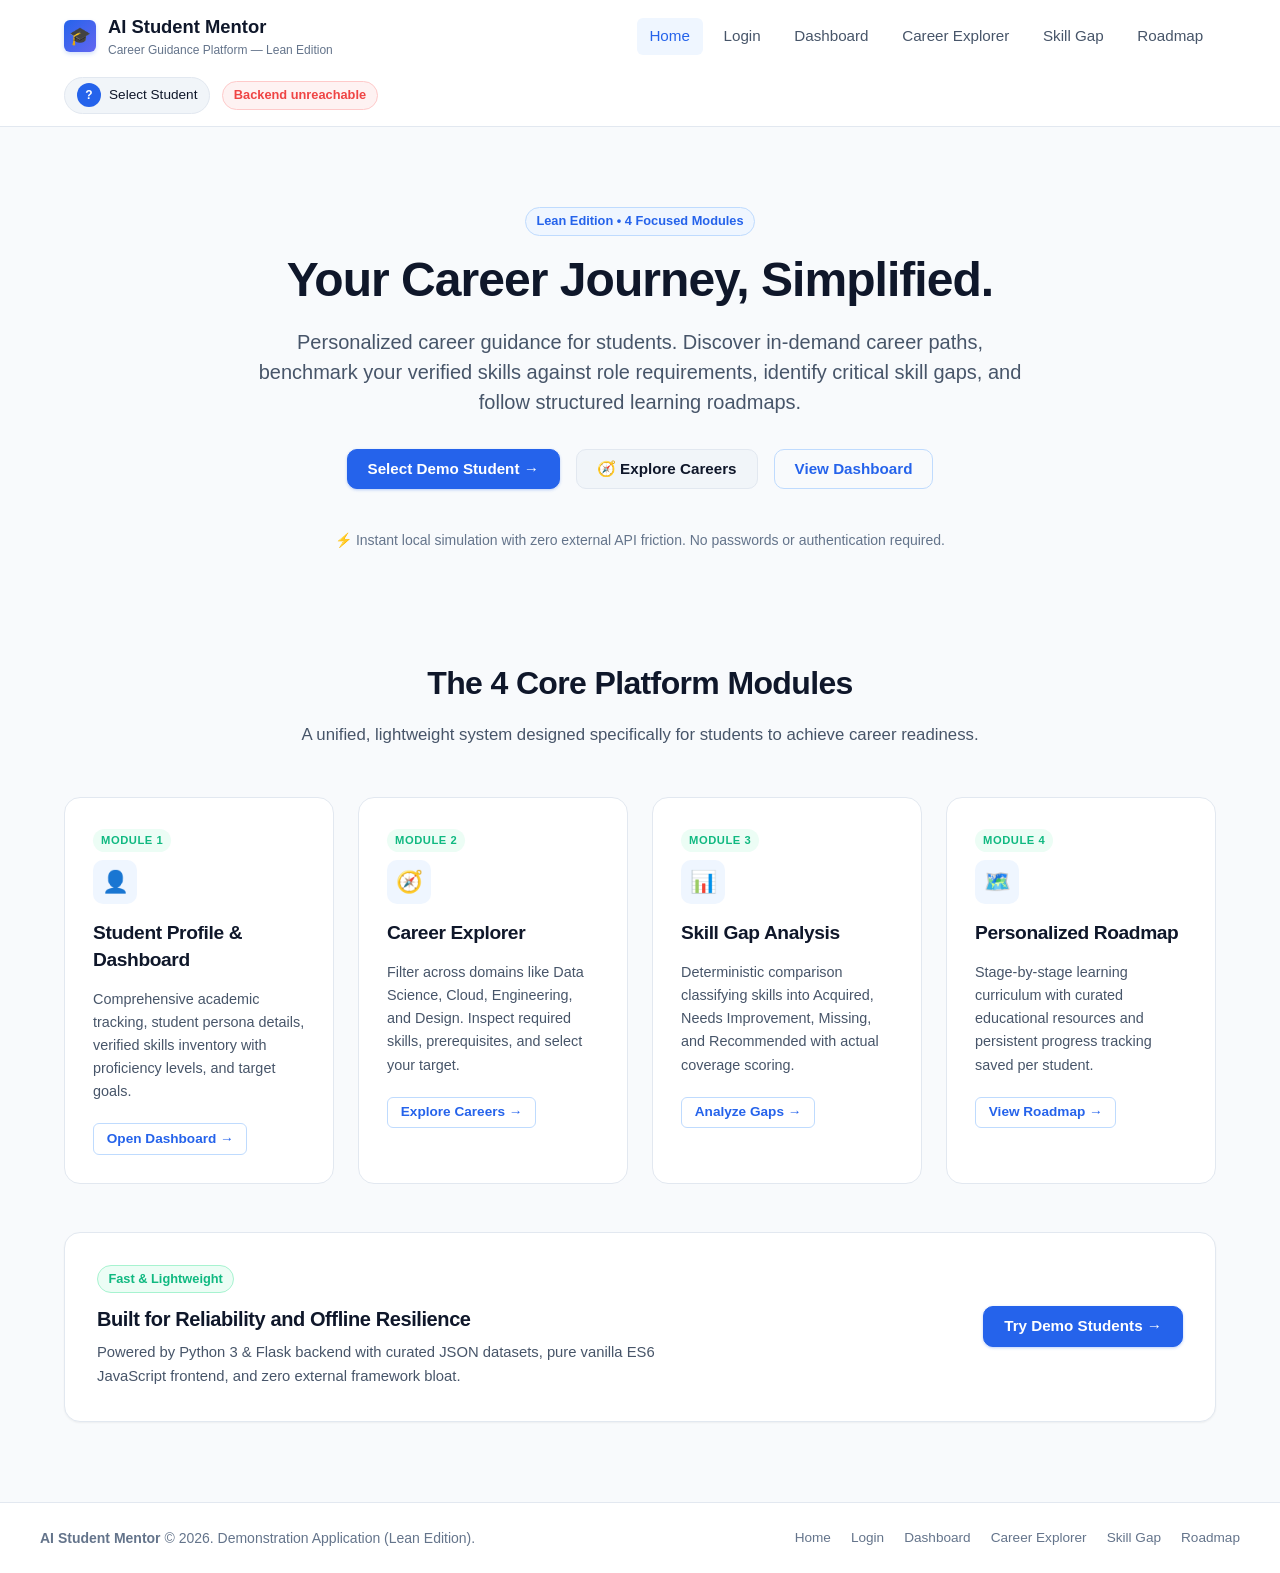
<file: frontend/index.html>
<!DOCTYPE html>
<html lang="en">
<head>
  <meta charset="utf-8">
  <meta name="viewport" content="width=device-width, initial-scale=1">
  <link rel="icon" href="assets/favicon.svg" type="image/svg+xml">
  <link rel="stylesheet" href="css/main.css">
  <title>AI Student Mentor - Your Career Journey, Simplified.</title>
</head>
<body>
  <div class="site-wrapper">
    <!-- Navigation Bar -->
    <header class="navbar">
      <div class="nav-container">
        <a class="brand" href="index.html">
          <div class="brand-icon">🎓</div>
          <div>
            <strong>AI Student Mentor</strong>
            <small style="display: block; font-size: 0.75rem; color: var(--text-muted); font-weight: normal;">Career Guidance Platform — Lean Edition</small>
          </div>
        </a>
        <nav class="nav-links">
          <a href="index.html" class="active">Home</a>
          <a href="login.html">Login</a>
          <a href="dashboard.html">Dashboard</a>
          <a href="pages/career-explorer.html">Career Explorer</a>
          <a href="pages/skill-gap.html">Skill Gap</a>
          <a href="pages/learning-roadmap.html">Roadmap</a>
        </nav>
        <div class="nav-user-status">
          <a id="nav-user-pill" href="login.html" class="user-pill" title="Click to view or switch profile">
            <div class="avatar-initial">?</div>
            <span>Select Student</span>
          </a>
          <span id="backend-status" class="badge">Checking...</span>
        </div>
      </div>
    </header>

    <main class="main-content">
      <!-- Hero Section -->
      <section class="hero-section">
        <span class="badge badge-primary" style="margin-bottom: 1rem;">Lean Edition • 4 Focused Modules</span>
        <h1>Your Career Journey, Simplified.</h1>
        <p class="hero-subtitle">
          Personalized career guidance for students. Discover in-demand career paths, benchmark your verified skills against role requirements, identify critical skill gaps, and follow structured learning roadmaps.
        </p>
        <div class="hero-actions">
          <a class="btn btn-primary" href="login.html">Select Demo Student &rarr;</a>
          <a class="btn btn-secondary" href="pages/career-explorer.html">🧭 Explore Careers</a>
          <a class="btn btn-outline" href="dashboard.html">View Dashboard</a>
        </div>
        <p style="margin: 0; font-size: 0.875rem; color: var(--text-muted);">
          ⚡ Instant local simulation with zero external API friction. No passwords or authentication required.
        </p>
      </section>

      <!-- Key Value Pillars: The 4 Lean Edition Modules -->
      <section style="margin: 3rem 0;">
        <div style="text-align: center; max-width: 700px; margin: 0 auto 2.5rem;">
          <h2 style="font-size: 2rem; margin-bottom: 0.5rem;">The 4 Core Platform Modules</h2>
          <p style="color: var(--text-secondary); font-size: 1.05rem;">
            A unified, lightweight system designed specifically for students to achieve career readiness.
          </p>
        </div>

        <div class="feature-grid">
          <!-- Module 1: Student Dashboard -->
          <div class="feature-card">
            <span class="feature-badge-live">Module 1</span>
            <div class="feature-icon">👤</div>
            <h3 style="font-size: 1.2rem;">Student Profile & Dashboard</h3>
            <p style="font-size: 0.9rem; color: var(--text-secondary); margin-bottom: 1.25rem;">
              Comprehensive academic tracking, student persona details, verified skills inventory with proficiency levels, and target goals.
            </p>
            <a href="dashboard.html" class="btn btn-sm btn-outline">Open Dashboard &rarr;</a>
          </div>

          <!-- Module 2: Career Explorer -->
          <div class="feature-card">
            <span class="feature-badge-live">Module 2</span>
            <div class="feature-icon">🧭</div>
            <h3 style="font-size: 1.2rem;">Career Explorer</h3>
            <p style="font-size: 0.9rem; color: var(--text-secondary); margin-bottom: 1.25rem;">
              Filter across domains like Data Science, Cloud, Engineering, and Design. Inspect required skills, prerequisites, and select your target.
            </p>
            <a href="pages/career-explorer.html" class="btn btn-sm btn-outline">Explore Careers &rarr;</a>
          </div>

          <!-- Module 3: Skill Gap Analysis -->
          <div class="feature-card">
            <span class="feature-badge-live">Module 3</span>
            <div class="feature-icon">📊</div>
            <h3 style="font-size: 1.2rem;">Skill Gap Analysis</h3>
            <p style="font-size: 0.9rem; color: var(--text-secondary); margin-bottom: 1.25rem;">
              Deterministic comparison classifying skills into Acquired, Needs Improvement, Missing, and Recommended with actual coverage scoring.
            </p>
            <a href="pages/skill-gap.html" class="btn btn-sm btn-outline">Analyze Gaps &rarr;</a>
          </div>

          <!-- Module 4: Learning Roadmap -->
          <div class="feature-card">
            <span class="feature-badge-live">Module 4</span>
            <div class="feature-icon">🗺️</div>
            <h3 style="font-size: 1.2rem;">Personalized Roadmap</h3>
            <p style="font-size: 0.9rem; color: var(--text-secondary); margin-bottom: 1.25rem;">
              Stage-by-stage learning curriculum with curated educational resources and persistent progress tracking saved per student.
            </p>
            <a href="pages/learning-roadmap.html" class="btn btn-sm btn-outline">View Roadmap &rarr;</a>
          </div>
        </div>
      </section>

      <!-- Architecture and Trust Banner -->
      <section style="background: var(--surface); border: 1px solid var(--border); border-radius: var(--radius-lg); padding: 2rem; margin: 3rem 0; box-shadow: var(--shadow-sm);">
        <div style="display: flex; justify-content: space-between; align-items: center; flex-wrap: wrap; gap: 1.5rem;">
          <div>
            <span class="badge badge-success" style="margin-bottom: 0.5rem;">Fast & Lightweight</span>
            <h3 style="margin: 0.25rem 0 0.5rem;">Built for Reliability and Offline Resilience</h3>
            <p style="margin: 0; color: var(--text-secondary); max-width: 600px; font-size: 0.925rem;">
              Powered by Python 3 & Flask backend with curated JSON datasets, pure vanilla ES6 JavaScript frontend, and zero external framework bloat.
            </p>
          </div>
          <div style="display: flex; gap: 0.75rem;">
            <a href="login.html" class="btn btn-primary">Try Demo Students &rarr;</a>
          </div>
        </div>
      </section>
    </main>

    <!-- Footer -->
    <footer class="site-footer">
      <div style="max-width: 1200px; margin: 0 auto; display: flex; justify-content: space-between; align-items: center; flex-wrap: wrap; gap: 1rem;">
        <div>
          <strong>AI Student Mentor</strong> &copy; 2026. Demonstration Application (Lean Edition).
        </div>
        <div style="display: flex; gap: 1.25rem; font-size: 0.85rem;">
          <a href="index.html" style="color: var(--text-muted); text-decoration: none;">Home</a>
          <a href="login.html" style="color: var(--text-muted); text-decoration: none;">Login</a>
          <a href="dashboard.html" style="color: var(--text-muted); text-decoration: none;">Dashboard</a>
          <a href="pages/career-explorer.html" style="color: var(--text-muted); text-decoration: none;">Career Explorer</a>
          <a href="pages/skill-gap.html" style="color: var(--text-muted); text-decoration: none;">Skill Gap</a>
          <a href="pages/learning-roadmap.html" style="color: var(--text-muted); text-decoration: none;">Roadmap</a>
        </div>
      </div>
    </footer>
  </div>

  <script src="js/config.js"></script>
  <script src="js/utils.js"></script>
  <script src="js/api.js"></script>
  <script src="js/status.js"></script>
</body>
</html>
</file>
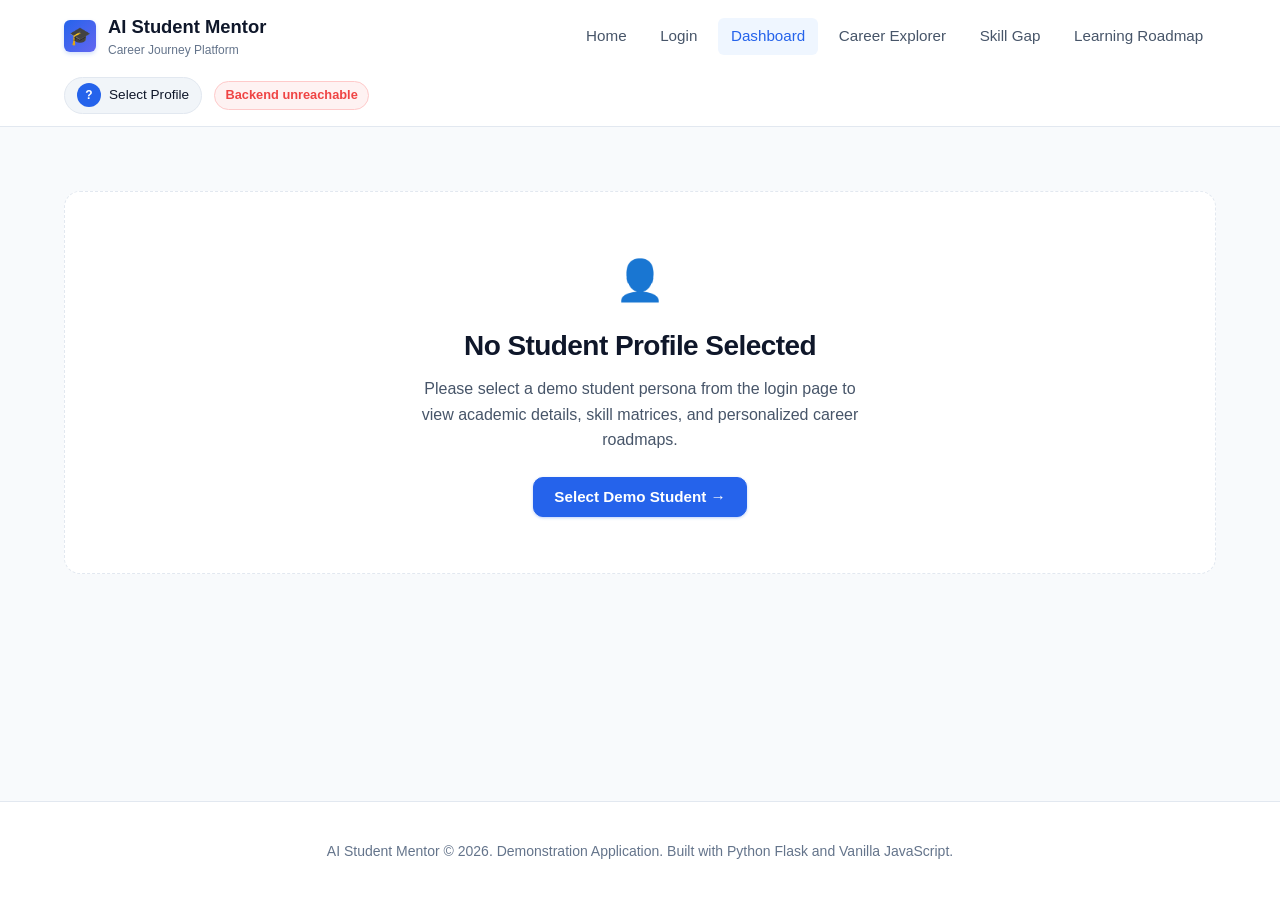
<file: frontend/dashboard.html>
<!DOCTYPE html>
<html lang="en">
<head>
  <meta charset="utf-8">
  <meta name="viewport" content="width=device-width, initial-scale=1">
  <link rel="icon" href="assets/favicon.svg" type="image/svg+xml">
  <link rel="stylesheet" href="css/main.css">
  <title>Student Dashboard - AI Student Mentor</title>
</head>
<body>
  <div class="site-wrapper">
    <header class="navbar">
      <div class="nav-container">
        <a class="brand" href="index.html">
          <div class="brand-icon">🎓</div>
          <div>
            <strong>AI Student Mentor</strong>
            <small style="display: block; font-size: 0.75rem; color: var(--text-muted); font-weight: normal;">Career Journey Platform</small>
          </div>
        </a>
        <nav class="nav-links">
          <a href="index.html">Home</a>
          <a href="login.html">Login</a>
          <a href="dashboard.html" class="active">Dashboard</a>
          <a href="pages/career-explorer.html">Career Explorer</a>
          <a href="pages/skill-gap.html">Skill Gap</a>
          <a href="pages/learning-roadmap.html">Learning Roadmap</a>
        </nav>
        <div class="nav-user-status">
          <a id="nav-user-pill" href="login.html" class="user-pill" title="Click to switch student profile">
            <div class="avatar-initial">?</div>
            <span>Select Profile</span>
          </a>
          <span id="backend-status" class="badge">Checking...</span>
        </div>
      </div>
    </header>

    <main class="main-content">
      <!-- Error Alert -->
      <div id="dashboard-error" class="alert alert-danger" style="display: none;"></div>

      <!-- Empty State: No Student Profile Selected -->
      <div id="dashboard-empty" class="empty-state" style="display: none;">
        <span class="empty-state-icon">👤</span>
        <h2>No Student Profile Selected</h2>
        <p>Please select a demo student persona from the login page to view academic details, skill matrices, and personalized career roadmaps.</p>
        <a href="login.html" class="btn btn-primary">Select Demo Student &rarr;</a>
      </div>

      <!-- Loading State -->
      <div id="dashboard-loading" class="loading-container">
        <div class="spinner"></div>
        <p>Loading student profile...</p>
      </div>

      <!-- Content Container -->
      <div id="dashboard-content" style="display: none;">
        <!-- Profile Hero Banner -->
        <div class="profile-hero">
          <div class="profile-identity">
            <div id="student-avatar" class="profile-avatar-lg">AR</div>
            <div class="profile-info">
              <span class="badge badge-primary" style="margin-bottom: 0.35rem;">Demo Student Profile</span>
              <h1 id="student-name">Student Name</h1>
              <div class="profile-sub">
                <span id="student-email">email@example.com</span>
                <span>•</span>
                <span id="student-edu-sub">Program</span>
                <span>•</span>
                <span id="student-location">📍 Location</span>
              </div>
            </div>
          </div>
          <div style="display: flex; gap: 0.75rem; flex-wrap: wrap;">
            <a href="pages/career-explorer.html" class="btn btn-primary">🧭 Explore Careers</a>
            <a href="login.html" class="btn btn-secondary">Switch Persona</a>
          </div>
        </div>

        <!-- Metric Stat Pills -->
        <div class="stat-pills">
          <div class="stat-pill-item">
            <span class="val" id="stat-edu-level">-</span>
            <span class="lbl">Degree Level</span>
          </div>
          <div class="stat-pill-item">
            <span class="val" id="stat-skills-count">0</span>
            <span class="lbl">Verified Skills</span>
          </div>
          <div class="stat-pill-item">
            <span class="val" id="stat-target-count">0</span>
            <span class="lbl">Target Careers</span>
          </div>
          <div class="stat-pill-item">
            <span class="val" style="color: var(--success);">Active</span>
            <span class="lbl">Status</span>
          </div>
        </div>

        <!-- 2 Column Details: Left (Education & Interests), Right (Career Goals & Skills) -->
        <div style="display: grid; grid-template-columns: repeat(auto-fit, minmax(320px, 1fr)); gap: 1.5rem; margin-bottom: 2.5rem;">
          <!-- Left Column -->
          <div style="display: flex; flex-direction: column; gap: 1.5rem;">
            <!-- Education Card -->
            <div class="card">
              <div class="card-header">
                <h3>📚 Academic Background</h3>
                <span class="badge">Education</span>
              </div>
              <div class="card-body" id="education-details">
                <p style="color: var(--text-muted);">Loading education...</p>
              </div>
            </div>

            <!-- Interests Card -->
            <div class="card">
              <div class="card-header">
                <h3>🎯 Interests & Passions</h3>
                <span class="badge">Aspirations</span>
              </div>
              <div class="card-body">
                <p style="font-size: 0.9rem; color: var(--text-secondary); margin-bottom: 0.75rem;">
                  Areas of interest guiding career recommendations and project suggestions.
                </p>
                <div id="interests-chips" class="chips"></div>
              </div>
            </div>

            <!-- Target Career Goals Card -->
            <div class="card">
              <div class="card-header">
                <h3>🏆 Career Goals & Target</h3>
                <a href="pages/career-explorer.html" class="btn btn-sm btn-outline">Explore All &rarr;</a>
              </div>
              <div class="card-body">
                <div id="career-goals-container"></div>
              </div>
            </div>
          </div>

          <!-- Right Column -->
          <div style="display: flex; flex-direction: column; gap: 1.5rem;">
            <!-- Skills Matrix Card -->
            <div class="card" style="height: 100%;">
              <div class="card-header">
                <div>
                  <h3 style="margin: 0;">⚡ Skills Matrix</h3>
                  <small style="color: var(--text-muted);">Proficiency breakdown across technical and core competencies</small>
                </div>
                <div style="display: flex; gap: 0.35rem; font-size: 0.75rem;">
                  <span class="chip chip-level-beginner" style="padding: 0.1rem 0.4rem;">Beginner</span>
                  <span class="chip chip-level-intermediate" style="padding: 0.1rem 0.4rem;">Intermediate</span>
                  <span class="chip chip-level-advanced" style="padding: 0.1rem 0.4rem;">Advanced</span>
                </div>
              </div>
              <div class="card-body">
                <div id="skills-container" style="display: grid; grid-template-columns: repeat(auto-fill, minmax(200px, 1fr)); gap: 0.75rem; max-height: 480px; overflow-y: auto; padding-right: 0.25rem;">
                  <p style="color: var(--text-muted);">Loading skills...</p>
                </div>
              </div>
            </div>
          </div>
        </div>

        <!-- Platform Modules Overview -->
        <div style="margin-top: 3rem;">
          <div style="display: flex; justify-content: space-between; align-items: flex-end; margin-bottom: 1.25rem;">
            <div>
              <h2 style="margin: 0;">Lean Edition Platform Modules</h2>
              <p style="margin: 0.25rem 0 0; color: var(--text-secondary);">Access all 4 core modules designed for your student career trajectory.</p>
            </div>
            <a href="pages/career-explorer.html" class="btn btn-sm btn-outline">Browse Careers</a>
          </div>

          <div class="grid grid-cols-4">
            <div class="card" style="border-color: var(--primary-border); background: var(--primary-light);">
              <span class="feature-badge-live">Live</span>
              <h3 style="font-size: 1.15rem; margin-top: 0.5rem;">👤 Student Dashboard</h3>
              <p style="font-size: 0.875rem; color: var(--text-secondary); margin-bottom: 1rem;">
                Review academic standing, verified skills matrix, and career preferences.
              </p>
              <a href="dashboard.html" class="btn btn-sm btn-primary" style="margin-top: auto;">Current View</a>
            </div>

            <div class="card" style="border-color: var(--primary-border); background: var(--primary-light);">
              <span class="feature-badge-live">Live</span>
              <h3 style="font-size: 1.15rem; margin-top: 0.5rem;">🧭 Career Explorer</h3>
              <p style="font-size: 0.875rem; color: var(--text-secondary); margin-bottom: 1rem;">
                Explore industry career paths, market demand, and select your target career.
              </p>
              <a href="pages/career-explorer.html" class="btn btn-sm btn-primary" style="margin-top: auto;">Open Explorer &rarr;</a>
            </div>

            <div class="card" style="border-color: var(--primary-border); background: var(--primary-light);">
              <span class="feature-badge-live">Live</span>
              <h3 style="font-size: 1.15rem; margin-top: 0.5rem;">📊 Skill Gap Analysis</h3>
              <p style="font-size: 0.875rem; color: var(--text-secondary); margin-bottom: 1rem;">
                Compare your current skills against target role prerequisites with readiness scoring.
              </p>
              <a href="pages/skill-gap.html" class="btn btn-sm btn-primary" style="margin-top: auto;">Analyze Gaps &rarr;</a>
            </div>

            <div class="card" style="border-color: var(--primary-border); background: var(--primary-light);">
              <span class="feature-badge-live">Live</span>
              <h3 style="font-size: 1.15rem; margin-top: 0.5rem;">🗺️ Learning Roadmap</h3>
              <p style="font-size: 0.875rem; color: var(--text-secondary); margin-bottom: 1rem;">
                Personalized stage-by-stage learning curriculum with interactive task progress tracking.
              </p>
              <a href="pages/learning-roadmap.html" class="btn btn-sm btn-primary" style="margin-top: auto;">View Roadmap &rarr;</a>
            </div>
          </div>
        </div>
      </div>
    </main>

    <footer class="site-footer">
      <p>AI Student Mentor &copy; 2026. Demonstration Application. Built with Python Flask and Vanilla JavaScript.</p>
    </footer>
  </div>

  <script src="js/config.js"></script>
  <script src="js/utils.js"></script>
  <script src="js/api.js"></script>
  <script src="js/status.js"></script>
  <script src="js/dashboard.js"></script>
</body>
</html>
</file>
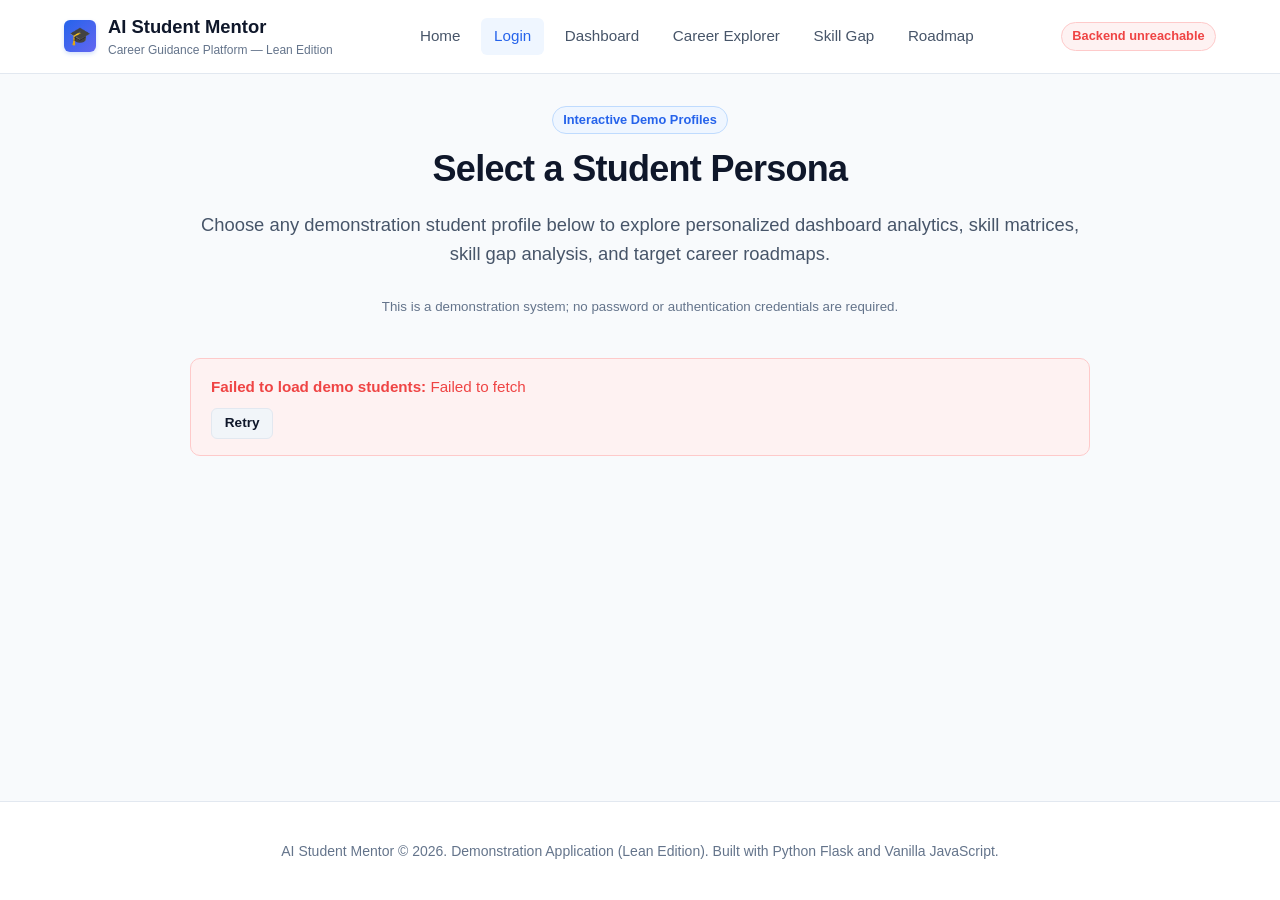
<file: frontend/login.html>
<!DOCTYPE html>
<html lang="en">
<head>
  <meta charset="utf-8">
  <meta name="viewport" content="width=device-width, initial-scale=1">
  <link rel="icon" href="assets/favicon.svg" type="image/svg+xml">
  <link rel="stylesheet" href="css/main.css">
  <title>Login - Select Demo Student - AI Student Mentor</title>
</head>
<body>
  <div class="site-wrapper">
    <header class="navbar">
      <div class="nav-container">
        <a class="brand" href="index.html">
          <div class="brand-icon">🎓</div>
          <div>
            <strong>AI Student Mentor</strong>
            <small style="display: block; font-size: 0.75rem; color: var(--text-muted); font-weight: normal;">Career Guidance Platform — Lean Edition</small>
          </div>
        </a>
        <nav class="nav-links">
          <a href="index.html">Home</a>
          <a href="login.html" class="active">Login</a>
          <a href="dashboard.html">Dashboard</a>
          <a href="pages/career-explorer.html">Career Explorer</a>
          <a href="pages/skill-gap.html">Skill Gap</a>
          <a href="pages/learning-roadmap.html">Roadmap</a>
        </nav>
        <div class="nav-user-status">
          <span id="backend-status" class="badge">Checking backend...</span>
        </div>
      </div>
    </header>

    <main class="main-content">
      <div style="max-width: 900px; margin: 0 auto; text-align: center; margin-bottom: 2.5rem;">
        <span class="badge badge-primary" style="margin-bottom: 0.75rem;">Interactive Demo Profiles</span>
        <h1>Select a Student Persona</h1>
        <p class="lead-text">Choose any demonstration student profile below to explore personalized dashboard analytics, skill matrices, skill gap analysis, and target career roadmaps.</p>
        <p><small style="color: var(--text-muted);">This is a demonstration system; no password or authentication credentials are required.</small></p>
      </div>

      <div id="login-error" class="alert alert-danger" style="display: none; max-width: 900px; margin: 0 auto 1.5rem;"></div>

      <div id="login-loading" class="loading-container">
        <div class="spinner"></div>
        <p>Loading demo student profiles from backend...</p>
      </div>

      <div id="student-cards-container" class="grid" style="max-width: 1000px; margin: 0 auto;"></div>
    </main>

    <footer class="site-footer">
      <p>AI Student Mentor &copy; 2026. Demonstration Application (Lean Edition). Built with Python Flask and Vanilla JavaScript.</p>
    </footer>
  </div>

  <script src="js/config.js"></script>
  <script src="js/utils.js"></script>
  <script src="js/api.js"></script>
  <script src="js/status.js"></script>
  <script src="js/login.js"></script>
</body>
</html>
</file>
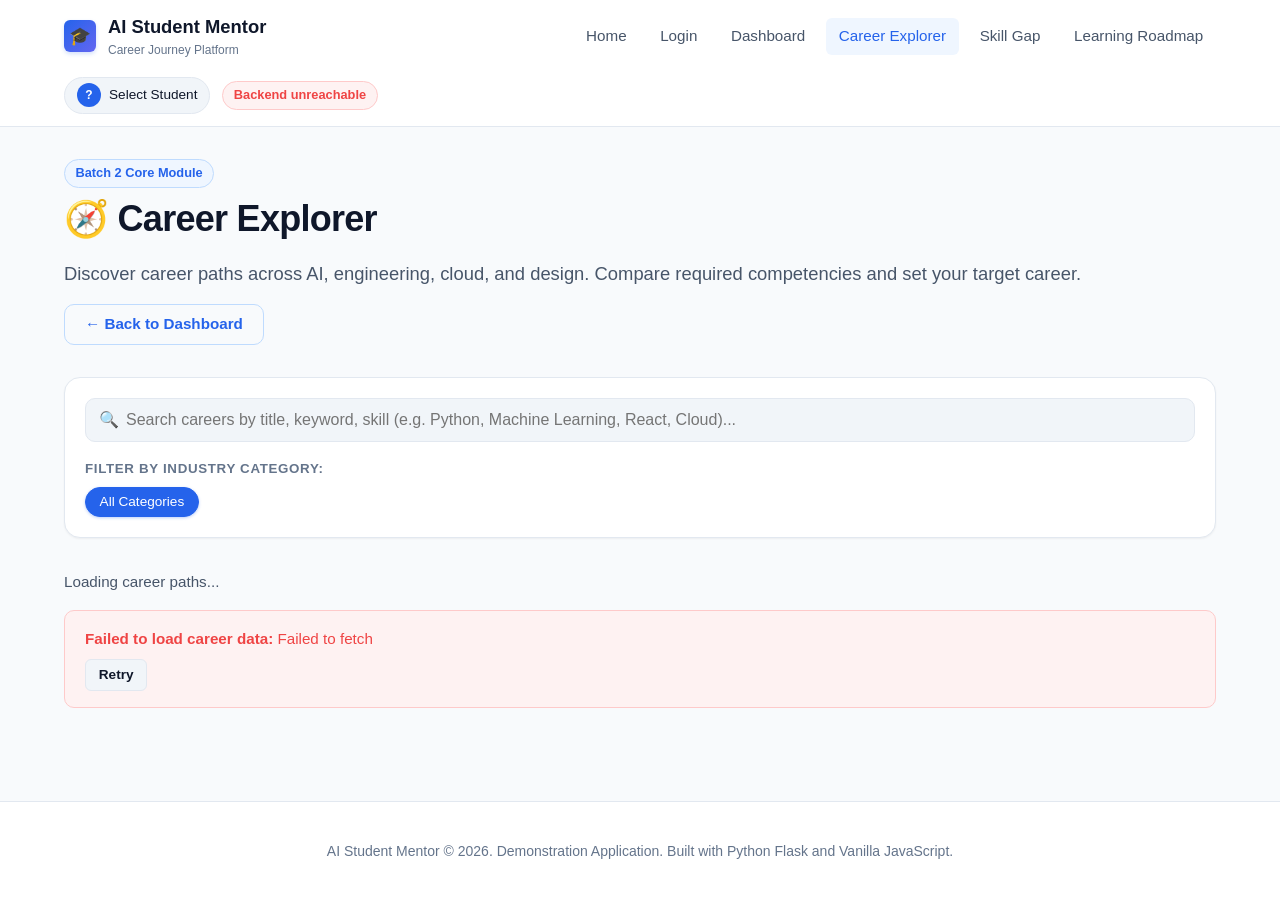
<file: frontend/pages/career-explorer.html>
<!DOCTYPE html>
<html lang="en">
<head>
  <meta charset="utf-8">
  <meta name="viewport" content="width=device-width, initial-scale=1">
  <link rel="icon" href="../assets/favicon.svg" type="image/svg+xml">
  <link rel="stylesheet" href="../css/main.css">
  <title>Career Explorer - AI Student Mentor</title>
</head>
<body>
  <div class="site-wrapper">
    <header class="navbar">
      <div class="nav-container">
        <a class="brand" href="../index.html">
          <div class="brand-icon">🎓</div>
          <div>
            <strong>AI Student Mentor</strong>
            <small style="display: block; font-size: 0.75rem; color: var(--text-muted); font-weight: normal;">Career Journey Platform</small>
          </div>
        </a>
        <nav class="nav-links">
          <a href="../index.html">Home</a>
          <a href="../login.html">Login</a>
          <a href="../dashboard.html">Dashboard</a>
          <a href="career-explorer.html" class="active">Career Explorer</a>
          <a href="skill-gap.html">Skill Gap</a>
          <a href="learning-roadmap.html">Learning Roadmap</a>
        </nav>
        <div class="nav-user-status">
          <a id="nav-user-pill" href="../login.html" class="user-pill" title="Click to view or switch profile">
            <div class="avatar-initial">?</div>
            <span>Demo Profile</span>
          </a>
          <span id="backend-status" class="badge">Checking...</span>
        </div>
      </div>
    </header>

    <main class="main-content">
      <!-- Page Header -->
      <div style="margin-bottom: 2rem;">
        <div style="display: flex; justify-content: space-between; align-items: flex-start; flex-wrap: wrap; gap: 1rem;">
          <div>
            <span class="badge badge-primary" style="margin-bottom: 0.5rem;">Batch 2 Core Module</span>
            <h1>🧭 Career Explorer</h1>
            <p class="lead-text" style="margin-bottom: 0;">
              Discover career paths across AI, engineering, cloud, and design. Compare required competencies and set your target career.
            </p>
          </div>
          <a href="../dashboard.html" class="btn btn-outline">&larr; Back to Dashboard</a>
        </div>
      </div>

      <!-- Current Target Career Banner -->
      <div id="target-career-banner" class="alert alert-info" style="display: none; align-items: center; justify-content: space-between;">
        <div style="display: flex; align-items: center; gap: 0.75rem; flex-wrap: wrap;">
          <span style="font-size: 1.25rem;">🎯</span>
          <div>
            <strong>Current Target Career:</strong> <span id="target-career-name" style="font-weight: 700;">Data Scientist</span>
            <span id="target-career-cat" class="badge badge-indigo" style="margin-left: 0.5rem;">Category</span>
          </div>
        </div>
        <div style="display: flex; gap: 0.5rem; flex-wrap: wrap;">
          <button id="view-target-btn" class="btn btn-sm btn-secondary" type="button">View Path Details</button>
          <a id="target-skill-gap-btn" href="skill-gap.html" class="btn btn-sm btn-primary">Analyze Skill Gap &rarr;</a>
          <a id="target-roadmap-btn" href="learning-roadmap.html" class="btn btn-sm btn-outline">Roadmap &rarr;</a>
        </div>
      </div>

      <!-- Search & Filters Toolbar -->
      <div class="toolbar">
        <div class="search-box">
          <span class="search-icon">🔍</span>
          <input
            type="search"
            id="career-search-input"
            class="search-input"
            placeholder="Search careers by title, keyword, skill (e.g. Python, Machine Learning, React, Cloud)..."
            aria-label="Search careers"
          >
        </div>
        <div>
          <small style="text-transform: uppercase; font-weight: 700; letter-spacing: 0.05em; color: var(--text-muted); display: block; margin-bottom: 0.5rem;">
            Filter by Industry Category:
          </small>
          <div id="category-filters" class="filter-pills">
            <button class="filter-btn active" data-category="all" type="button">All Categories</button>
            <!-- Dynamic Category Pills -->
          </div>
        </div>
      </div>

      <!-- Results Count & Meta -->
      <div style="display: flex; justify-content: space-between; align-items: center; margin-bottom: 1rem;">
        <span id="careers-count-text" style="color: var(--text-secondary); font-size: 0.95rem; font-weight: 500;">
          Loading career paths...
        </span>
      </div>

      <!-- Loading State -->
      <div id="careers-loading" class="loading-container">
        <div class="spinner"></div>
        <p>Fetching career paths and requirement data...</p>
      </div>

      <!-- Error State -->
      <div id="careers-error" class="alert alert-danger" style="display: none;"></div>

      <!-- Careers Grid -->
      <div id="careers-grid" class="grid"></div>

      <!-- Empty Filter State -->
      <div id="careers-empty-filter" class="empty-state" style="display: none;">
        <span class="empty-state-icon">🔎</span>
        <h3>No Matching Careers</h3>
        <p>No career paths matched your filter or search query. Try clearing your search term or picking a different category.</p>
        <button id="reset-filters-btn" class="btn btn-secondary" type="button">Reset All Filters</button>
      </div>
    </main>

    <!-- Career Detail Modal -->
    <div id="career-modal-backdrop" class="modal-backdrop" role="dialog" aria-modal="true" aria-labelledby="modal-career-title">
      <div class="modal-content">
        <button id="modal-close-btn" class="modal-close-btn" type="button" aria-label="Close modal">&times;</button>
        
        <div style="display: flex; align-items: center; gap: 0.5rem; margin-bottom: 0.5rem;">
          <span id="modal-career-category" class="badge badge-primary">Category</span>
          <span id="modal-target-indicator" class="badge badge-success" style="display: none;">Current Target</span>
        </div>

        <h2 id="modal-career-title" style="margin-bottom: 0.75rem;">Career Title</h2>
        <p id="modal-career-desc" style="font-size: 1.05rem; color: var(--text-secondary); line-height: 1.5; margin-bottom: 1.5rem;">Description</p>

        <!-- Required Skills -->
        <div class="modal-section">
          <h4>Required Core Competencies</h4>
          <div id="modal-required-skills" class="chips"></div>
        </div>

        <!-- Recommended Skills -->
        <div class="modal-section">
          <h4>Recommended & Advantageous Skills</h4>
          <div id="modal-recommended-skills" class="chips"></div>
        </div>

        <!-- Prerequisites -->
        <div class="modal-section">
          <h4>Prerequisites & Recommended Background</h4>
          <ul id="modal-prerequisites-list" style="margin: 0.5rem 0 0; padding-left: 1.25rem; color: var(--text-secondary); font-size: 0.95rem;"></ul>
        </div>

        <!-- Related Careers -->
        <div class="modal-section">
          <h4>Related Career Paths</h4>
          <div id="modal-related-careers" class="chips"></div>
        </div>

        <!-- Modal Footer Actions -->
        <div style="margin-top: 2rem; padding-top: 1.25rem; border-top: 1px solid var(--border); display: flex; justify-content: space-between; align-items: center; gap: 1rem; flex-wrap: wrap;">
          <div style="display: flex; gap: 0.5rem; flex-wrap: wrap;">
            <button id="modal-set-target-btn" class="btn btn-primary" type="button">
              🎯 Set as My Target Career
            </button>
            <a id="modal-analyze-gap-btn" href="skill-gap.html" class="btn btn-outline" style="display: none;">
              📊 Analyze Skill Gap
            </a>
          </div>
          <button id="modal-dismiss-btn" class="btn btn-secondary" type="button">Close</button>
        </div>
      </div>
    </div>

    <!-- Toast Notification -->
    <div id="career-toast" class="toast">
      <span>🎯 Target career updated successfully!</span>
    </div>

    <footer class="site-footer">
      <p>AI Student Mentor &copy; 2026. Demonstration Application. Built with Python Flask and Vanilla JavaScript.</p>
    </footer>
  </div>

  <script src="../js/config.js"></script>
  <script src="../js/utils.js"></script>
  <script src="../js/api.js"></script>
  <script src="../js/status.js"></script>
  <script src="../js/career-explorer.js"></script>
</body>
</html>
</file>
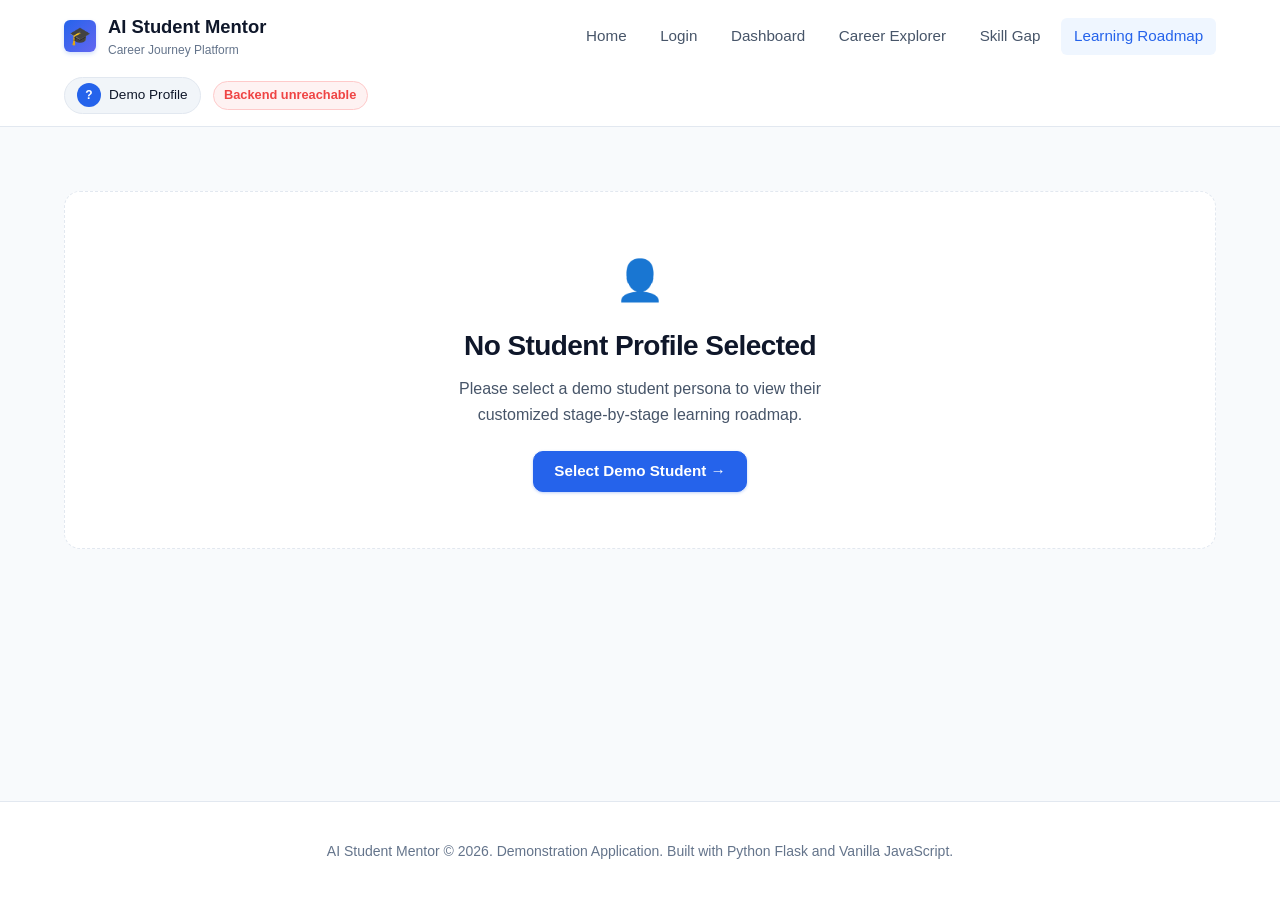
<file: frontend/pages/learning-roadmap.html>
<!DOCTYPE html>
<html lang="en">
<head>
  <meta charset="utf-8">
  <meta name="viewport" content="width=device-width, initial-scale=1">
  <link rel="icon" href="../assets/favicon.svg" type="image/svg+xml">
  <link rel="stylesheet" href="../css/main.css">
  <title>Personalized Learning Roadmap - AI Student Mentor</title>
</head>
<body>
  <div class="site-wrapper">
    <header class="navbar">
      <div class="nav-container">
        <a class="brand" href="../index.html">
          <div class="brand-icon">🎓</div>
          <div>
            <strong>AI Student Mentor</strong>
            <small style="display: block; font-size: 0.75rem; color: var(--text-muted); font-weight: normal;">Career Journey Platform</small>
          </div>
        </a>
        <nav class="nav-links">
          <a href="../index.html">Home</a>
          <a href="../login.html">Login</a>
          <a href="../dashboard.html">Dashboard</a>
          <a href="career-explorer.html">Career Explorer</a>
          <a href="skill-gap.html">Skill Gap</a>
          <a href="learning-roadmap.html" class="active">Learning Roadmap</a>
        </nav>
        <div class="nav-user-status">
          <a id="nav-user-pill" href="../login.html" class="user-pill" title="Click to view or switch profile">
            <div class="avatar-initial">?</div>
            <span>Demo Profile</span>
          </a>
          <span id="backend-status" class="badge">Checking...</span>
        </div>
      </div>
    </header>

    <main class="main-content">
      <!-- Error Alert -->
      <div id="roadmap-error" class="alert alert-danger" style="display: none;"></div>

      <!-- Empty State: No Student Profile Selected -->
      <div id="student-empty-state" class="empty-state" style="display: none;">
        <span class="empty-state-icon">👤</span>
        <h2>No Student Profile Selected</h2>
        <p>Please select a demo student persona to view their customized stage-by-stage learning roadmap.</p>
        <a href="../login.html" class="btn btn-primary">Select Demo Student &rarr;</a>
      </div>

      <!-- Empty State: No Target Career Selected -->
      <div id="career-empty-state" class="empty-state" style="display: none;">
        <span class="empty-state-icon">🎯</span>
        <h2>No Target Career Selected</h2>
        <p>To view your tailored learning roadmap, choose your career destination in the Career Explorer.</p>
        <div style="display: flex; gap: 0.75rem; justify-content: center; margin-top: 1rem; flex-wrap: wrap;">
          <a href="career-explorer.html" class="btn btn-primary">🧭 Choose Target Career</a>
          <a href="../dashboard.html" class="btn btn-secondary">&larr; Back to Dashboard</a>
        </div>
      </div>

      <!-- Loading State -->
      <div id="roadmap-loading" class="loading-container">
        <div class="spinner"></div>
        <p>Generating personalized learning curriculum and linking learning materials...</p>
      </div>

      <!-- Roadmap Content -->
      <div id="roadmap-content" style="display: none;">
        <!-- Hero Header -->
        <div class="profile-hero" style="margin-bottom: 2rem;">
          <div style="display: flex; flex-direction: column; gap: 0.5rem; max-width: 720px;">
            <div style="display: flex; align-items: center; gap: 0.5rem; flex-wrap: wrap;">
              <span class="badge badge-primary">Module 4 — Tailored Curriculum</span>
              <span id="target-career-category" class="badge badge-indigo">Category</span>
            </div>
            <h1 id="target-career-title" style="margin: 0;">Roadmap Title</h1>
            <p id="target-career-description" style="color: var(--text-secondary); margin: 0; font-size: 0.95rem;">
              Personalized career path sequence loading...
            </p>
          </div>
          <div style="display: flex; flex-direction: column; align-items: flex-start; gap: 0.75rem; margin-top: 0.5rem;">
            <div style="display: flex; gap: 0.5rem; flex-wrap: wrap;">
              <a href="skill-gap.html" class="btn btn-secondary">📊 Back to Skill Gap</a>
              <button id="reset-progress-btn" class="btn btn-outline" type="button" style="color: var(--danger); border-color: rgba(239, 68, 68, 0.4);">
                🔄 Reset Progress
              </button>
            </div>
          </div>
        </div>

        <!-- Overall Progress Tracker Banner -->
        <div class="card" style="margin-bottom: 2.5rem; background: linear-gradient(135deg, rgba(255, 255, 255, 0.98), rgba(240, 244, 255, 0.85)); border-color: var(--primary-border);">
          <div style="display: flex; justify-content: space-between; align-items: center; flex-wrap: wrap; gap: 1.5rem;">
            <div>
              <small style="text-transform: uppercase; font-weight: 700; letter-spacing: 0.05em; color: var(--primary);">Curriculum Milestones</small>
              <h2 style="margin: 0.25rem 0 0.25rem; font-size: 1.75rem;">Your Learning Progress</h2>
              <p style="margin: 0; color: var(--text-secondary); font-size: 0.9rem;">
                Mark modules as In Progress or Completed. Your progress is saved automatically.
              </p>
            </div>
            <div style="text-align: right; min-width: 200px;">
              <div id="overall-percent" style="font-size: 2.75rem; font-weight: 800; color: var(--primary); line-height: 1;">0%</div>
              <small id="overall-task-counter" style="color: var(--text-muted); font-weight: 600;">0 of 0 tasks completed</small>
            </div>
          </div>
          <div style="margin-top: 1.25rem; width: 100%; height: 12px; background: rgba(0, 0, 0, 0.07); border-radius: 999px; overflow: hidden;">
            <div id="overall-bar" style="width: 0%; height: 100%; background: var(--primary); transition: width 0.4s ease; border-radius: 999px;"></div>
          </div>
        </div>

        <!-- Stages Container -->
        <div id="stages-container" style="display: flex; flex-direction: column; gap: 2rem;"></div>

        <!-- Completion Modal / Toast -->
        <div id="roadmap-toast" class="toast">
          <span>Task status updated</span>
        </div>
      </div>
    </main>

    <footer class="site-footer">
      <p>AI Student Mentor &copy; 2026. Demonstration Application. Built with Python Flask and Vanilla JavaScript.</p>
    </footer>
  </div>

  <script src="../js/config.js"></script>
  <script src="../js/utils.js"></script>
  <script src="../js/api.js"></script>
  <script src="../js/status.js"></script>
  <script src="../js/learning-roadmap.js"></script>
</body>
</html>
</file>
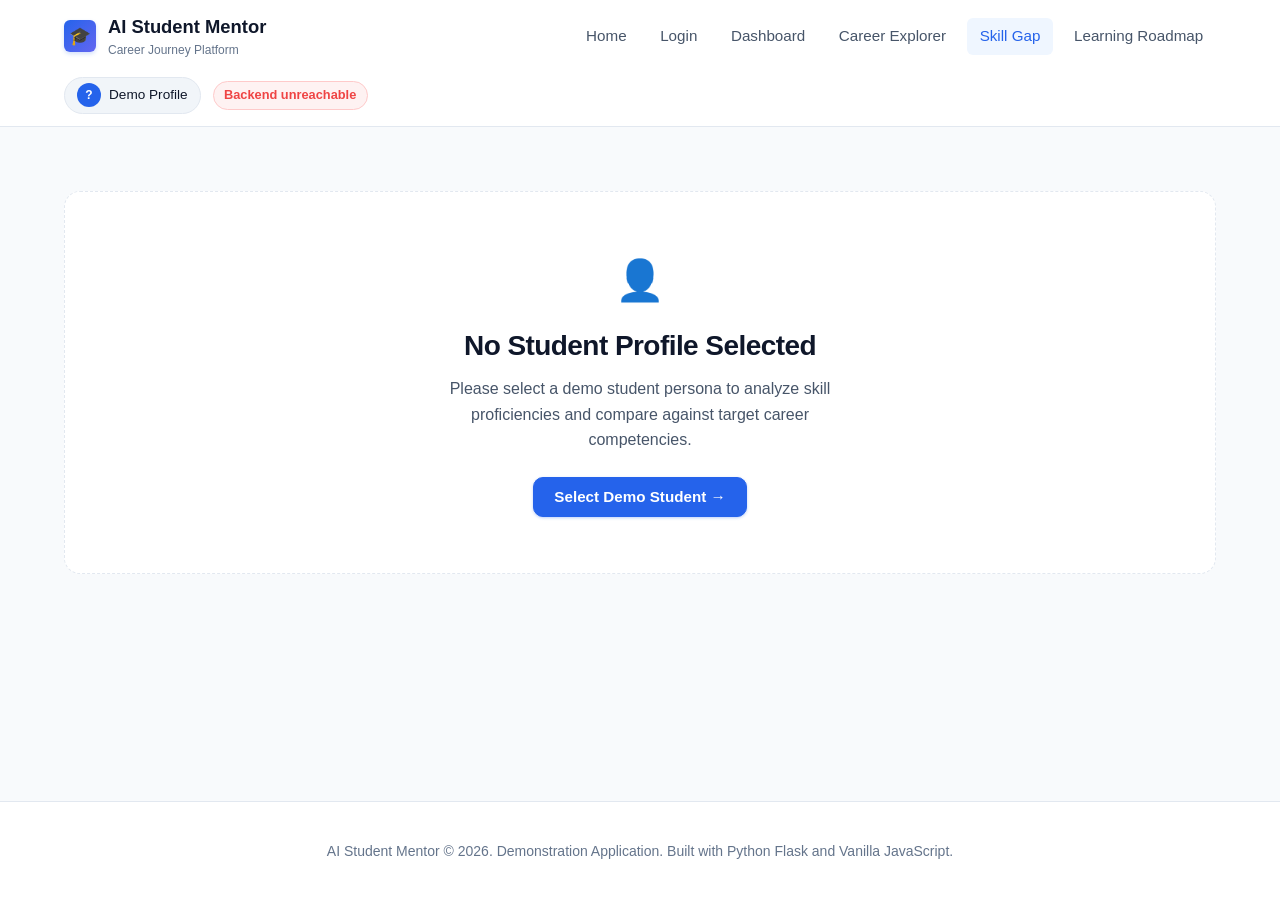
<file: frontend/pages/skill-gap.html>
<!DOCTYPE html>
<html lang="en">
<head>
  <meta charset="utf-8">
  <meta name="viewport" content="width=device-width, initial-scale=1">
  <link rel="icon" href="../assets/favicon.svg" type="image/svg+xml">
  <link rel="stylesheet" href="../css/main.css">
  <title>Skill Gap Analysis - AI Student Mentor</title>
</head>
<body>
  <div class="site-wrapper">
    <header class="navbar">
      <div class="nav-container">
        <a class="brand" href="../index.html">
          <div class="brand-icon">🎓</div>
          <div>
            <strong>AI Student Mentor</strong>
            <small style="display: block; font-size: 0.75rem; color: var(--text-muted); font-weight: normal;">Career Journey Platform</small>
          </div>
        </a>
        <nav class="nav-links">
          <a href="../index.html">Home</a>
          <a href="../login.html">Login</a>
          <a href="../dashboard.html">Dashboard</a>
          <a href="career-explorer.html">Career Explorer</a>
          <a href="skill-gap.html" class="active">Skill Gap</a>
          <a href="learning-roadmap.html">Learning Roadmap</a>
        </nav>
        <div class="nav-user-status">
          <a id="nav-user-pill" href="../login.html" class="user-pill" title="Click to view or switch profile">
            <div class="avatar-initial">?</div>
            <span>Demo Profile</span>
          </a>
          <span id="backend-status" class="badge">Checking...</span>
        </div>
      </div>
    </header>

    <main class="main-content">
      <!-- Error Alert -->
      <div id="gap-error" class="alert alert-danger" style="display: none;"></div>

      <!-- Empty State: No Student Profile Selected -->
      <div id="student-empty-state" class="empty-state" style="display: none;">
        <span class="empty-state-icon">👤</span>
        <h2>No Student Profile Selected</h2>
        <p>Please select a demo student persona to analyze skill proficiencies and compare against target career competencies.</p>
        <a href="../login.html" class="btn btn-primary">Select Demo Student &rarr;</a>
      </div>

      <!-- Empty State: No Target Career Selected -->
      <div id="career-empty-state" class="empty-state" style="display: none;">
        <span class="empty-state-icon">🎯</span>
        <h2>No Target Career Selected</h2>
        <p>To analyze skill gaps, select your target career goal from the Career Explorer.</p>
        <div style="display: flex; gap: 0.75rem; justify-content: center; margin-top: 1rem; flex-wrap: wrap;">
          <a href="career-explorer.html" class="btn btn-primary">🧭 Choose Target Career</a>
          <a href="../dashboard.html" class="btn btn-secondary">&larr; Back to Dashboard</a>
        </div>
      </div>

      <!-- Loading State -->
      <div id="gap-loading" class="loading-container">
        <div class="spinner"></div>
        <p>Analyzing skill proficiencies and role prerequisites...</p>
      </div>

      <!-- Main Skill Gap Content -->
      <div id="gap-content" style="display: none;">
        <!-- Header & Target Banner -->
        <div class="profile-hero" style="margin-bottom: 2rem;">
          <div style="display: flex; flex-direction: column; gap: 0.5rem; max-width: 720px;">
            <div style="display: flex; align-items: center; gap: 0.5rem; flex-wrap: wrap;">
              <span class="badge badge-primary">Module 3 — Competency Diagnostic</span>
              <span id="target-career-category" class="badge badge-indigo">Category</span>
            </div>
            <h1 id="target-career-title" style="margin: 0;">Target Career Title</h1>
            <p id="target-career-description" style="color: var(--text-secondary); margin: 0; font-size: 0.95rem;">
              Career description loading...
            </p>
          </div>
          <div style="display: flex; flex-direction: column; align-items: flex-start; gap: 0.75rem; margin-top: 0.5rem;">
            <div style="display: flex; gap: 0.5rem; flex-wrap: wrap;">
              <a href="career-explorer.html" class="btn btn-secondary">Switch Career</a>
              <a href="learning-roadmap.html" class="btn btn-primary">🚀 View Learning Roadmap &rarr;</a>
            </div>
          </div>
        </div>

        <!-- Readiness Score Card -->
        <div class="card" style="margin-bottom: 2rem; background: linear-gradient(135deg, rgba(255, 255, 255, 0.98), rgba(240, 244, 255, 0.85)); border-color: var(--primary-border);">
          <div style="display: flex; justify-content: space-between; align-items: center; flex-wrap: wrap; gap: 1.5rem;">
            <div style="flex: 1; min-width: 260px;">
              <small style="text-transform: uppercase; font-weight: 700; letter-spacing: 0.05em; color: var(--primary);">Role Readiness Metric</small>
              <h2 style="margin: 0.25rem 0 0.5rem; font-size: 1.75rem;">Required Skill Coverage</h2>
              <p style="margin: 0; color: var(--text-secondary); font-size: 0.9rem;">
                Calculated strictly from acquired required competencies divided by total required competencies.
              </p>
            </div>
            <div style="display: flex; align-items: center; gap: 1.5rem; min-width: 240px; justify-content: flex-end;">
              <div style="text-align: right;">
                <div id="readiness-percent" style="font-size: 2.75rem; font-weight: 800; color: var(--primary); line-height: 1;">0%</div>
                <small id="readiness-ratio" style="color: var(--text-muted); font-weight: 600;">0 of 0 required skills acquired</small>
              </div>
            </div>
          </div>
          <!-- Progress Bar -->
          <div style="margin-top: 1.25rem; width: 100%; height: 12px; background: rgba(0, 0, 0, 0.07); border-radius: 999px; overflow: hidden;">
            <div id="readiness-bar" style="width: 0%; height: 100%; background: var(--primary); transition: width 0.6s ease; border-radius: 999px;"></div>
          </div>
        </div>

        <!-- Metric Stat Cards -->
        <div class="grid grid-cols-4" style="margin-bottom: 2rem;">
          <div class="card" style="border-left: 4px solid var(--success);">
            <div style="font-size: 1.75rem; font-weight: 700; color: var(--success);" id="count-acquired">0</div>
            <div style="font-weight: 600; color: var(--text-primary); margin-top: 0.25rem;">Already Acquired</div>
            <small style="color: var(--text-muted); font-size: 0.8rem;">Intermediate or advanced proficiency</small>
          </div>
          <div class="card" style="border-left: 4px solid var(--warning);">
            <div style="font-size: 1.75rem; font-weight: 700; color: var(--warning);" id="count-needs-imp">0</div>
            <div style="font-weight: 600; color: var(--text-primary); margin-top: 0.25rem;">Needs Improvement</div>
            <small style="color: var(--text-muted); font-size: 0.8rem;">Beginner level; practice required</small>
          </div>
          <div class="card" style="border-left: 4px solid var(--danger);">
            <div style="font-size: 1.75rem; font-weight: 700; color: var(--danger);" id="count-missing">0</div>
            <div style="font-weight: 600; color: var(--text-primary); margin-top: 0.25rem;">Missing Skills</div>
            <small style="color: var(--text-muted); font-size: 0.8rem;">Required skills not in student profile</small>
          </div>
          <div class="card" style="border-left: 4px solid var(--indigo);">
            <div style="font-size: 1.75rem; font-weight: 700; color: var(--indigo);" id="count-recommended">0</div>
            <div style="font-weight: 600; color: var(--text-primary); margin-top: 0.25rem;">Recommended Skills</div>
            <small style="color: var(--text-muted); font-size: 0.8rem;">High-value elective competencies</small>
          </div>
        </div>

        <!-- Filter Controls -->
        <div style="display: flex; justify-content: space-between; align-items: center; margin-bottom: 1.25rem; flex-wrap: wrap; gap: 0.75rem;">
          <div>
            <h3 style="margin: 0;">Skill Breakdown & Curated Resources</h3>
            <p style="margin: 0.2rem 0 0; color: var(--text-secondary); font-size: 0.875rem;">Filter by classification status to focus on immediate gaps</p>
          </div>
          <div class="filter-pills" id="skill-filter-pills">
            <button class="filter-btn active" data-filter="all" type="button">All Skills (<span id="pill-all-count">0</span>)</button>
            <button class="filter-btn" data-filter="acquired" type="button">Acquired (<span id="pill-acq-count">0</span>)</button>
            <button class="filter-btn" data-filter="needs_improvement" type="button">Needs Improvement (<span id="pill-imp-count">0</span>)</button>
            <button class="filter-btn" data-filter="missing" type="button">Missing (<span id="pill-mis-count">0</span>)</button>
            <button class="filter-btn" data-filter="recommended" type="button">Recommended (<span id="pill-rec-count">0</span>)</button>
          </div>
        </div>

        <!-- Skills Cards Container -->
        <div id="skills-grid" class="grid grid-cols-2" style="gap: 1.25rem;"></div>

        <!-- Bottom Action CTA -->
        <div class="card" style="margin-top: 2.5rem; text-align: center; padding: 2.5rem 1.5rem; background: var(--surface);">
          <h3 style="margin: 0 0 0.5rem;">Ready to close these skill gaps?</h3>
          <p style="color: var(--text-secondary); max-width: 600px; margin: 0 auto 1.5rem;">
            Follow your personalized learning curriculum with verified tutorials, courses, and interactive task tracking.
          </p>
          <div style="display: flex; gap: 0.75rem; justify-content: center; flex-wrap: wrap;">
            <a href="learning-roadmap.html" class="btn btn-primary">🗺️ Open Personalized Roadmap &rarr;</a>
            <a href="career-explorer.html" class="btn btn-secondary">Explore Other Careers</a>
          </div>
        </div>
      </div>
    </main>

    <footer class="site-footer">
      <p>AI Student Mentor &copy; 2026. Demonstration Application. Built with Python Flask and Vanilla JavaScript.</p>
    </footer>
  </div>

  <script src="../js/config.js"></script>
  <script src="../js/utils.js"></script>
  <script src="../js/api.js"></script>
  <script src="../js/status.js"></script>
  <script src="../js/skill-gap.js"></script>
</body>
</html>
</file>
<file: frontend/css/main.css>
/* ==========================================================================
   AI Student Mentor — SaaS Design System
   Modern, responsive, accessible styles for dark and light modes
   ========================================================================== */

:root {
  --font-sans: -apple-system, BlinkMacSystemFont, "Segoe UI", Roboto, "Helvetica Neue", Arial, sans-serif;
  
  /* Color Palette — Light Mode */
  --bg: #f8fafc;
  --surface: #ffffff;
  --surface-subtle: #f1f5f9;
  --surface-hover: #f8fafc;
  --border: #e2e8f0;
  --border-focus: #3b82f6;
  
  --text-primary: #0f172a;
  --text-secondary: #475569;
  --text-muted: #64748b;
  --text-inverse: #ffffff;

  --primary: #2563eb;
  --primary-hover: #1d4ed8;
  --primary-light: #eff6ff;
  --primary-border: #bfdbfe;

  --success: #10b981;
  --success-hover: #059669;
  --success-light: #ecfdf5;
  --success-border: #a7f3d0;

  --warning: #f59e0b;
  --warning-light: #fffbeb;
  --warning-border: #fde68a;

  --danger: #ef4444;
  --danger-light: #fef2f2;
  --danger-border: #fecaca;

  --indigo: #6366f1;
  --indigo-light: #eef2ff;

  --purple: #8b5cf6;
  --purple-light: #f5f3ff;

  /* Shadows */
  --shadow-sm: 0 1px 2px 0 rgb(0 0 0 / 0.05);
  --shadow-md: 0 4px 6px -1px rgb(0 0 0 / 0.1), 0 2px 4px -2px rgb(0 0 0 / 0.1);
  --shadow-lg: 0 10px 15px -3px rgb(0 0 0 / 0.1), 0 4px 6px -4px rgb(0 0 0 / 0.1);
  --shadow-xl: 0 20px 25px -5px rgb(0 0 0 / 0.1), 0 8px 10px -6px rgb(0 0 0 / 0.1);

  /* Radius */
  --radius-sm: 6px;
  --radius-md: 10px;
  --radius-lg: 16px;
  --radius-full: 9999px;

  --transition-fast: 0.15s ease;
  --transition-normal: 0.25s ease;
}

@media (prefers-color-scheme: dark) {
  :root {
    --bg: #090d16;
    --surface: #111827;
    --surface-subtle: #1e293b;
    --surface-hover: #1f293d;
    --border: #1f293d;
    --border-focus: #60a5fa;

    --text-primary: #f8fafc;
    --text-secondary: #94a3b8;
    --text-muted: #64748b;
    --text-inverse: #0f172a;

    --primary: #3b82f6;
    --primary-hover: #60a5fa;
    --primary-light: rgba(59, 130, 246, 0.15);
    --primary-border: rgba(59, 130, 246, 0.3);

    --success: #34d399;
    --success-light: rgba(52, 211, 153, 0.15);
    --success-border: rgba(52, 211, 153, 0.3);

    --warning: #fbbf24;
    --warning-light: rgba(251, 191, 36, 0.15);
    --warning-border: rgba(251, 191, 36, 0.3);

    --danger: #f87171;
    --danger-light: rgba(248, 113, 113, 0.15);
    --danger-border: rgba(248, 113, 113, 0.3);

    --indigo: #818cf8;
    --indigo-light: rgba(129, 140, 248, 0.15);

    --purple: #a78bfa;
    --purple-light: rgba(167, 139, 250, 0.15);

    --shadow-sm: 0 1px 2px 0 rgb(0 0 0 / 0.3);
    --shadow-md: 0 4px 6px -1px rgb(0 0 0 / 0.4);
    --shadow-lg: 0 10px 15px -3px rgb(0 0 0 / 0.5);
  }
}

/* Base reset & typography */
*, *::before, *::after {
  box-sizing: border-box;
}

body {
  margin: 0;
  font-family: var(--font-sans);
  background-color: var(--bg);
  color: var(--text-primary);
  line-height: 1.6;
  -webkit-font-smoothing: antialiased;
}

/* Layout Containers */
.site-wrapper {
  min-height: 100vh;
  display: flex;
  flex-direction: column;
}

header.navbar {
  background: var(--surface);
  border-bottom: 1px solid var(--border);
  position: sticky;
  top: 0;
  z-index: 40;
  backdrop-filter: blur(8px);
}

.nav-container {
  max-width: 1200px;
  margin: 0 auto;
  padding: 0.75rem 1.5rem;
  display: flex;
  align-items: center;
  justify-content: space-between;
  flex-wrap: wrap;
  gap: 1rem;
}

.brand {
  display: flex;
  align-items: center;
  gap: 0.75rem;
  text-decoration: none;
  color: var(--text-primary);
  font-weight: 700;
  font-size: 1.15rem;
}

.brand-icon {
  width: 32px;
  height: 32px;
  border-radius: var(--radius-sm);
  background: linear-gradient(135deg, var(--primary), var(--indigo));
  display: flex;
  align-items: center;
  justify-content: center;
  color: #fff;
  font-weight: 800;
  font-size: 1.1rem;
  box-shadow: 0 2px 4px rgba(37, 99, 235, 0.2);
}

.nav-links {
  display: flex;
  align-items: center;
  gap: 0.5rem;
}

.nav-links a {
  text-decoration: none;
  color: var(--text-secondary);
  font-size: 0.95rem;
  font-weight: 500;
  padding: 0.4rem 0.8rem;
  border-radius: var(--radius-sm);
  transition: all var(--transition-fast);
}

.nav-links a:hover,
.nav-links a.active {
  color: var(--primary);
  background: var(--primary-light);
}

.nav-user-status {
  display: flex;
  align-items: center;
  gap: 0.75rem;
}

.user-pill {
  display: inline-flex;
  align-items: center;
  gap: 0.5rem;
  padding: 0.35rem 0.75rem;
  background: var(--surface-subtle);
  border: 1px solid var(--border);
  border-radius: var(--radius-full);
  font-size: 0.85rem;
  font-weight: 500;
  color: var(--text-primary);
  text-decoration: none;
  transition: background var(--transition-fast);
}

.user-pill:hover {
  background: var(--surface-hover);
  border-color: var(--primary-border);
}

.avatar-initial {
  width: 24px;
  height: 24px;
  border-radius: var(--radius-full);
  background: var(--primary);
  color: #fff;
  display: flex;
  align-items: center;
  justify-content: center;
  font-size: 0.75rem;
  font-weight: 700;
}

main.main-content {
  flex: 1;
  max-width: 1200px;
  width: 100%;
  margin: 0 auto;
  padding: 2rem 1.5rem;
}

footer.site-footer {
  background: var(--surface);
  border-top: 1px solid var(--border);
  padding: 1.5rem;
  text-align: center;
  color: var(--text-muted);
  font-size: 0.875rem;
}

/* Headings & Text */
h1, h2, h3, h4, h5, h6 {
  color: var(--text-primary);
  font-weight: 700;
  margin-top: 0;
  letter-spacing: -0.02em;
}

h1 { font-size: 2.25rem; line-height: 1.25; margin-bottom: 0.5rem; }
h2 { font-size: 1.75rem; line-height: 1.3; margin-bottom: 0.75rem; }
h3 { font-size: 1.25rem; line-height: 1.4; margin-bottom: 0.5rem; }

.lead-text {
  font-size: 1.15rem;
  color: var(--text-secondary);
  margin-bottom: 1.5rem;
}

.tagline {
  color: var(--text-muted);
  font-size: 1.1rem;
  margin-top: 0;
  margin-bottom: 1.5rem;
}

/* Buttons */
.btn {
  display: inline-flex;
  align-items: center;
  justify-content: center;
  gap: 0.5rem;
  font-family: inherit;
  font-size: 0.95rem;
  font-weight: 600;
  padding: 0.625rem 1.25rem;
  border-radius: var(--radius-md);
  border: 1px solid transparent;
  cursor: pointer;
  text-decoration: none;
  transition: all var(--transition-fast);
  line-height: 1.2;
}

.btn-primary {
  background: var(--primary);
  color: #fff;
  border-color: var(--primary);
  box-shadow: 0 1px 3px rgba(37, 99, 235, 0.3);
}

.btn-primary:hover {
  background: var(--primary-hover);
  border-color: var(--primary-hover);
  transform: translateY(-1px);
}

.btn-secondary {
  background: var(--surface-subtle);
  color: var(--text-primary);
  border-color: var(--border);
}

.btn-secondary:hover {
  background: var(--surface-hover);
  border-color: var(--text-muted);
}

.btn-outline {
  background: transparent;
  color: var(--primary);
  border-color: var(--primary-border);
}

.btn-outline:hover {
  background: var(--primary-light);
  border-color: var(--primary);
}

.btn-sm {
  font-size: 0.85rem;
  padding: 0.4rem 0.8rem;
  border-radius: var(--radius-sm);
}

.btn-full {
  width: 100%;
}

/* Badges & Chips */
.badge {
  display: inline-flex;
  align-items: center;
  gap: 0.35rem;
  padding: 0.2rem 0.65rem;
  border-radius: var(--radius-full);
  font-size: 0.8rem;
  font-weight: 600;
  border: 1px solid var(--border);
  background: var(--surface-subtle);
  color: var(--text-secondary);
}

.badge.ok, .badge-success {
  background: var(--success-light);
  color: var(--success);
  border-color: var(--success-border);
}

.badge.bad, .badge-danger {
  background: var(--danger-light);
  color: var(--danger);
  border-color: var(--danger-border);
}

.badge.warning, .badge-warning {
  background: var(--warning-light);
  color: var(--warning);
  border-color: var(--warning-border);
}

.badge-primary {
  background: var(--primary-light);
  color: var(--primary);
  border-color: var(--primary-border);
}

.badge-indigo {
  background: var(--indigo-light);
  color: var(--indigo);
  border-color: transparent;
}

/* Cards & Grid System */
.grid {
  display: grid;
  gap: 1.5rem;
  grid-template-columns: repeat(auto-fill, minmax(320px, 1fr));
  padding: 0;
  list-style: none;
  margin: 1.5rem 0;
}

.grid-cols-2 {
  grid-template-columns: repeat(auto-fit, minmax(320px, 1fr));
}

.grid-cols-3 {
  grid-template-columns: repeat(auto-fit, minmax(280px, 1fr));
}

.grid-cols-4 {
  grid-template-columns: repeat(auto-fill, minmax(240px, 1fr));
}

.card {
  background: var(--surface);
  border: 1px solid var(--border);
  border-radius: var(--radius-lg);
  padding: 1.5rem;
  box-shadow: var(--shadow-sm);
  transition: transform var(--transition-fast), box-shadow var(--transition-fast), border-color var(--transition-fast);
  display: flex;
  flex-direction: column;
}

.card-clickable {
  cursor: pointer;
}

.card-clickable:hover {
  transform: translateY(-3px);
  box-shadow: var(--shadow-md);
  border-color: var(--primary-border);
}

.card.selected {
  border-color: var(--primary);
  box-shadow: 0 0 0 2px var(--primary-light), var(--shadow-md);
  background: var(--primary-light);
}

.card-header {
  display: flex;
  align-items: flex-start;
  justify-content: space-between;
  gap: 1rem;
  margin-bottom: 1rem;
}

.card-body {
  flex: 1;
}

.card-footer {
  margin-top: 1.25rem;
  padding-top: 1rem;
  border-top: 1px solid var(--border);
  display: flex;
  align-items: center;
  justify-content: space-between;
  gap: 0.75rem;
}

/* Profile Showcase Components */
.profile-hero {
  background: linear-gradient(135deg, var(--surface), var(--surface-subtle));
  border: 1px solid var(--border);
  border-radius: var(--radius-lg);
  padding: 2rem;
  margin-bottom: 2rem;
  box-shadow: var(--shadow-sm);
  display: flex;
  align-items: center;
  justify-content: space-between;
  flex-wrap: wrap;
  gap: 1.5rem;
}

.profile-identity {
  display: flex;
  align-items: center;
  gap: 1.25rem;
}

.profile-avatar-lg {
  width: 72px;
  height: 72px;
  border-radius: var(--radius-full);
  background: linear-gradient(135deg, var(--primary), var(--indigo));
  color: #fff;
  display: flex;
  align-items: center;
  justify-content: center;
  font-size: 2rem;
  font-weight: 700;
  box-shadow: 0 4px 10px rgba(37, 99, 235, 0.25);
  flex-shrink: 0;
}

.profile-info h1 {
  font-size: 1.85rem;
  margin-bottom: 0.25rem;
}

.profile-sub {
  color: var(--text-secondary);
  font-size: 1rem;
  display: flex;
  align-items: center;
  gap: 0.75rem;
  flex-wrap: wrap;
}

.stat-pills {
  display: flex;
  gap: 1rem;
  flex-wrap: wrap;
  margin: 1.5rem 0;
}

.stat-pill-item {
  background: var(--surface);
  border: 1px solid var(--border);
  border-radius: var(--radius-md);
  padding: 0.75rem 1.25rem;
  flex: 1;
  min-width: 140px;
}

.stat-pill-item .val {
  font-size: 1.5rem;
  font-weight: 700;
  color: var(--primary);
  display: block;
}

.stat-pill-item .lbl {
  font-size: 0.8rem;
  color: var(--text-muted);
  text-transform: uppercase;
  letter-spacing: 0.05em;
  font-weight: 600;
}

/* Chips Container */
.chips {
  display: flex;
  flex-wrap: wrap;
  gap: 0.5rem;
  margin: 0.5rem 0;
}

.chip {
  display: inline-flex;
  align-items: center;
  gap: 0.4rem;
  background: var(--surface-subtle);
  border: 1px solid var(--border);
  padding: 0.3rem 0.7rem;
  border-radius: var(--radius-full);
  font-size: 0.85rem;
  color: var(--text-secondary);
}

.chip-level-beginner {
  border-color: #bae6fd;
  color: #0369a1;
  background: #f0f9ff;
}

.chip-level-intermediate {
  border-color: #fde68a;
  color: #b45309;
  background: #fffbeb;
}

.chip-level-advanced {
  border-color: #a7f3d0;
  color: #047857;
  background: #ecfdf5;
}

@media (prefers-color-scheme: dark) {
  .chip-level-beginner {
    border-color: rgba(56, 189, 248, 0.3);
    color: #38bdf8;
    background: rgba(56, 189, 248, 0.1);
  }
  .chip-level-intermediate {
    border-color: rgba(251, 191, 36, 0.3);
    color: #fbbf24;
    background: rgba(251, 191, 36, 0.1);
  }
  .chip-level-advanced {
    border-color: rgba(52, 211, 153, 0.3);
    color: #34d399;
    background: rgba(52, 211, 153, 0.1);
  }
}

/* Filters & Search Toolbar */
.toolbar {
  background: var(--surface);
  border: 1px solid var(--border);
  border-radius: var(--radius-lg);
  padding: 1.25rem;
  margin-bottom: 2rem;
  display: flex;
  flex-direction: column;
  gap: 1rem;
  box-shadow: var(--shadow-sm);
}

.search-box {
  position: relative;
  width: 100%;
}

.search-input {
  width: 100%;
  padding: 0.75rem 1rem 0.75rem 2.5rem;
  border: 1px solid var(--border);
  border-radius: var(--radius-md);
  font-family: inherit;
  font-size: 1rem;
  background: var(--surface-subtle);
  color: var(--text-primary);
  transition: all var(--transition-fast);
}

.search-input:focus {
  outline: none;
  background: var(--surface);
  border-color: var(--border-focus);
  box-shadow: 0 0 0 3px var(--primary-light);
}

.search-icon {
  position: absolute;
  left: 0.85rem;
  top: 50%;
  transform: translateY(-50%);
  color: var(--text-muted);
  pointer-events: none;
  font-size: 1rem;
}

.filter-pills {
  display: flex;
  flex-wrap: wrap;
  gap: 0.5rem;
}

.filter-btn {
  background: var(--surface-subtle);
  border: 1px solid var(--border);
  color: var(--text-secondary);
  padding: 0.4rem 0.85rem;
  border-radius: var(--radius-full);
  font-size: 0.85rem;
  font-weight: 500;
  cursor: pointer;
  transition: all var(--transition-fast);
}

.filter-btn:hover {
  background: var(--surface-hover);
  color: var(--text-primary);
  border-color: var(--text-muted);
}

.filter-btn.active {
  background: var(--primary);
  color: #fff;
  border-color: var(--primary);
  box-shadow: 0 1px 3px rgba(37, 99, 235, 0.3);
}

/* Career Explorer Cards */
.career-card {
  position: relative;
}

.career-card .category-tag {
  font-size: 0.75rem;
  font-weight: 700;
  text-transform: uppercase;
  letter-spacing: 0.05em;
  color: var(--primary);
  margin-bottom: 0.35rem;
}

.career-card h3 {
  font-size: 1.25rem;
  margin-bottom: 0.5rem;
}

.career-desc {
  font-size: 0.925rem;
  color: var(--text-secondary);
  margin-bottom: 1rem;
  display: -webkit-box;
  -webkit-line-clamp: 2;
  -webkit-box-orient: vertical;
  overflow: hidden;
}

.target-badge {
  position: absolute;
  top: -10px;
  right: 15px;
  background: var(--success);
  color: #fff;
  padding: 0.2rem 0.6rem;
  border-radius: var(--radius-full);
  font-size: 0.75rem;
  font-weight: 700;
  box-shadow: 0 2px 4px rgba(16, 185, 129, 0.3);
}

/* Modal Dialog */
.modal-backdrop {
  position: fixed;
  inset: 0;
  background: rgba(15, 23, 42, 0.6);
  backdrop-filter: blur(4px);
  z-index: 100;
  display: flex;
  align-items: center;
  justify-content: center;
  padding: 1.5rem;
  opacity: 0;
  visibility: hidden;
  transition: all var(--transition-fast);
}

.modal-backdrop.open {
  opacity: 1;
  visibility: visible;
}

.modal-content {
  background: var(--surface);
  border: 1px solid var(--border);
  border-radius: var(--radius-lg);
  max-width: 680px;
  width: 100%;
  max-height: 90vh;
  overflow-y: auto;
  box-shadow: var(--shadow-xl);
  transform: translateY(20px);
  transition: transform var(--transition-normal);
  padding: 2rem;
  position: relative;
}

.modal-backdrop.open .modal-content {
  transform: translateY(0);
}

.modal-close-btn {
  position: absolute;
  top: 1.25rem;
  right: 1.25rem;
  background: var(--surface-subtle);
  border: 1px solid var(--border);
  border-radius: var(--radius-full);
  width: 32px;
  height: 32px;
  display: flex;
  align-items: center;
  justify-content: center;
  font-size: 1.25rem;
  color: var(--text-secondary);
  cursor: pointer;
  transition: all var(--transition-fast);
}

.modal-close-btn:hover {
  background: var(--surface-hover);
  color: var(--danger);
}

.modal-section {
  margin-top: 1.5rem;
}

.modal-section h4 {
  font-size: 0.95rem;
  text-transform: uppercase;
  letter-spacing: 0.05em;
  color: var(--text-muted);
  margin-bottom: 0.5rem;
}

/* Alerts and banners */
.alert {
  padding: 1rem 1.25rem;
  border-radius: var(--radius-md);
  margin-bottom: 1.5rem;
  font-size: 0.95rem;
  display: flex;
  align-items: center;
  justify-content: space-between;
  gap: 1rem;
}

.alert-info {
  background: var(--primary-light);
  color: var(--primary);
  border: 1px solid var(--primary-border);
}

.alert-success {
  background: var(--success-light);
  color: var(--success);
  border: 1px solid var(--success-border);
}

.alert-warning {
  background: var(--warning-light);
  color: var(--warning);
  border: 1px solid var(--warning-border);
}

.alert-danger {
  background: var(--danger-light);
  color: var(--danger);
  border: 1px solid var(--danger-border);
}

/* Spinner and Loaders */
.loading-container {
  text-align: center;
  padding: 3rem 1rem;
  color: var(--text-muted);
}

.spinner {
  width: 36px;
  height: 36px;
  border: 3px solid var(--border);
  border-top-color: var(--primary);
  border-radius: 50%;
  animation: spin 0.8s linear infinite;
  margin: 0 auto 1rem;
}

@keyframes spin {
  to { transform: rotate(360deg); }
}

/* Empty State */
.empty-state {
  text-align: center;
  padding: 3.5rem 1.5rem;
  background: var(--surface);
  border: 1px dashed var(--border);
  border-radius: var(--radius-lg);
  margin: 2rem 0;
}

.empty-state-icon {
  font-size: 2.5rem;
  margin-bottom: 1rem;
  display: block;
}

.empty-state h3 {
  font-size: 1.25rem;
  margin-bottom: 0.5rem;
}

.empty-state p {
  color: var(--text-secondary);
  max-width: 440px;
  margin: 0 auto 1.5rem;
}

/* Landing Page Hero & Features */
.hero-section {
  text-align: center;
  padding: 3rem 1rem 4rem;
  max-width: 800px;
  margin: 0 auto;
}

.hero-section h1 {
  font-size: 3rem;
  line-height: 1.15;
  margin-bottom: 1rem;
}

.hero-subtitle {
  font-size: 1.25rem;
  color: var(--text-secondary);
  line-height: 1.5;
  margin-bottom: 2rem;
}

.hero-actions {
  display: flex;
  align-items: center;
  justify-content: center;
  gap: 1rem;
  flex-wrap: wrap;
  margin-bottom: 2.5rem;
}

.feature-grid {
  display: grid;
  gap: 1.5rem;
  grid-template-columns: repeat(auto-fit, minmax(260px, 1fr));
  margin: 3rem 0;
}

.feature-card {
  background: var(--surface);
  border: 1px solid var(--border);
  border-radius: var(--radius-lg);
  padding: 1.75rem;
  transition: all var(--transition-fast);
}

.feature-card:hover {
  transform: translateY(-2px);
  box-shadow: var(--shadow-md);
}

.feature-icon {
  width: 44px;
  height: 44px;
  border-radius: var(--radius-md);
  background: var(--primary-light);
  color: var(--primary);
  display: flex;
  align-items: center;
  justify-content: center;
  font-size: 1.35rem;
  margin-bottom: 1rem;
}

.feature-badge-live {
  display: inline-block;
  font-size: 0.7rem;
  font-weight: 700;
  text-transform: uppercase;
  letter-spacing: 0.05em;
  padding: 0.15rem 0.5rem;
  border-radius: var(--radius-full);
  background: var(--success-light);
  color: var(--success);
  margin-bottom: 0.5rem;
}

.feature-badge-upcoming {
  display: inline-block;
  font-size: 0.7rem;
  font-weight: 700;
  text-transform: uppercase;
  letter-spacing: 0.05em;
  padding: 0.15rem 0.5rem;
  border-radius: var(--radius-full);
  background: var(--surface-subtle);
  color: var(--text-muted);
  margin-bottom: 0.5rem;
}

/* Toast Notifications */
.toast {
  position: fixed;
  bottom: 1.5rem;
  right: 1.5rem;
  background: var(--text-primary);
  color: var(--surface);
  padding: 0.75rem 1.25rem;
  border-radius: var(--radius-md);
  box-shadow: var(--shadow-lg);
  font-size: 0.9rem;
  font-weight: 500;
  z-index: 200;
  display: flex;
  align-items: center;
  gap: 0.5rem;
  transform: translateY(50px);
  opacity: 0;
  transition: all var(--transition-normal);
  pointer-events: none;
}

.toast.show {
  transform: translateY(0);
  opacity: 1;
}

/* Responsive adjustments */
@media (max-width: 640px) {
  .hero-section h1 { font-size: 2.25rem; }
  .nav-container { flex-direction: column; align-items: stretch; }
  .nav-links { justify-content: center; }
  .profile-hero { flex-direction: column; align-items: flex-start; }
}
</file>
